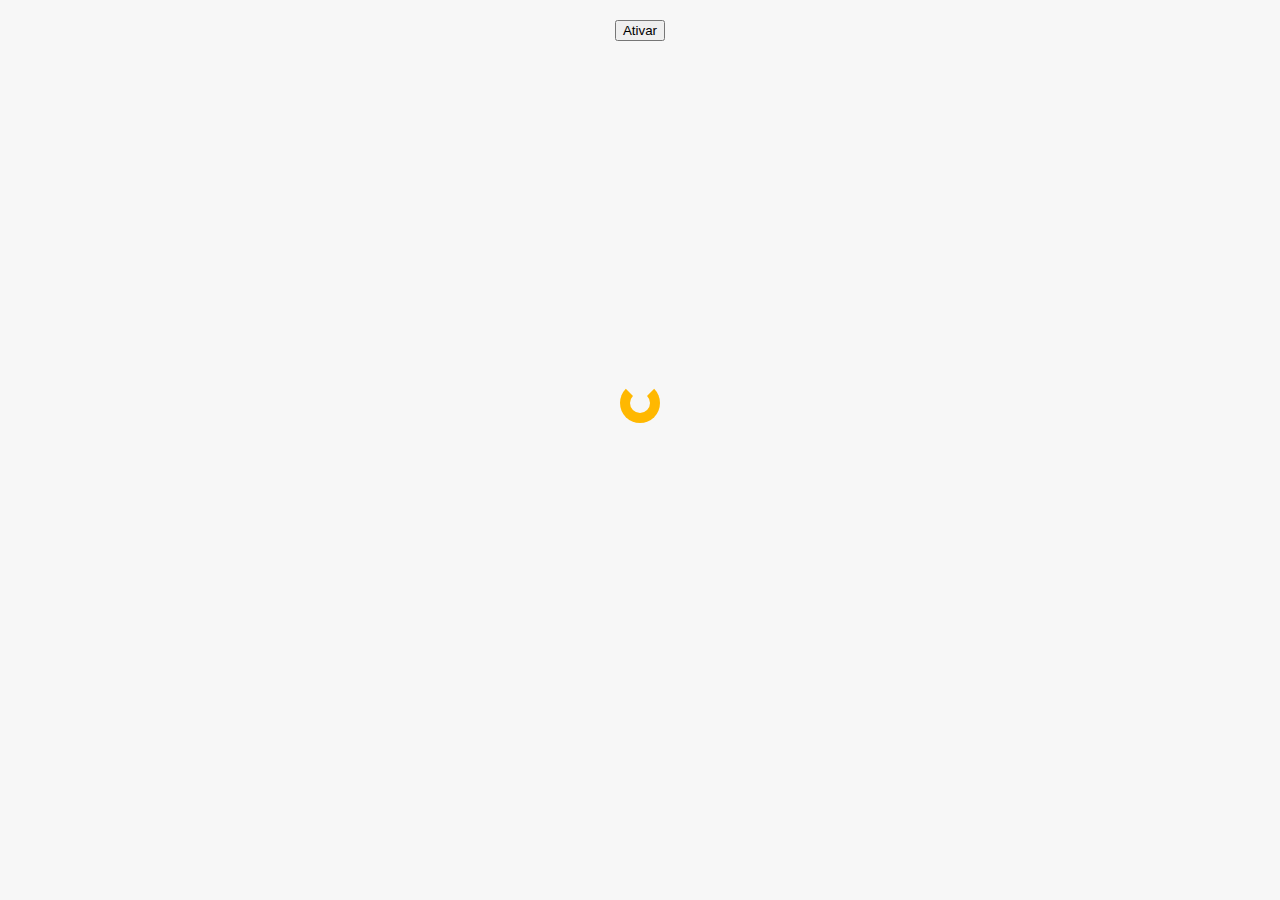
<file: basic-animation/index.html>
<html>

<head>
    <title>Basic animation</title>
    <link rel="stylesheet" href="style.css">
    <script src="script.js"></script>
</head>

<body>
    <button id="ativar" onclick="animar()">Ativar</button>
    <div id="modal" class="animar">
        <h1>Login</h1>
        <label for="name">Nome</label>
        <input type="text" name="name" id="name">
        <label for="email">Email</label>
        <input type="text" name="email" id="email">
        <button>Login</button>
    </div>
    <div id="load"></div>
</body>

</html>
</file>
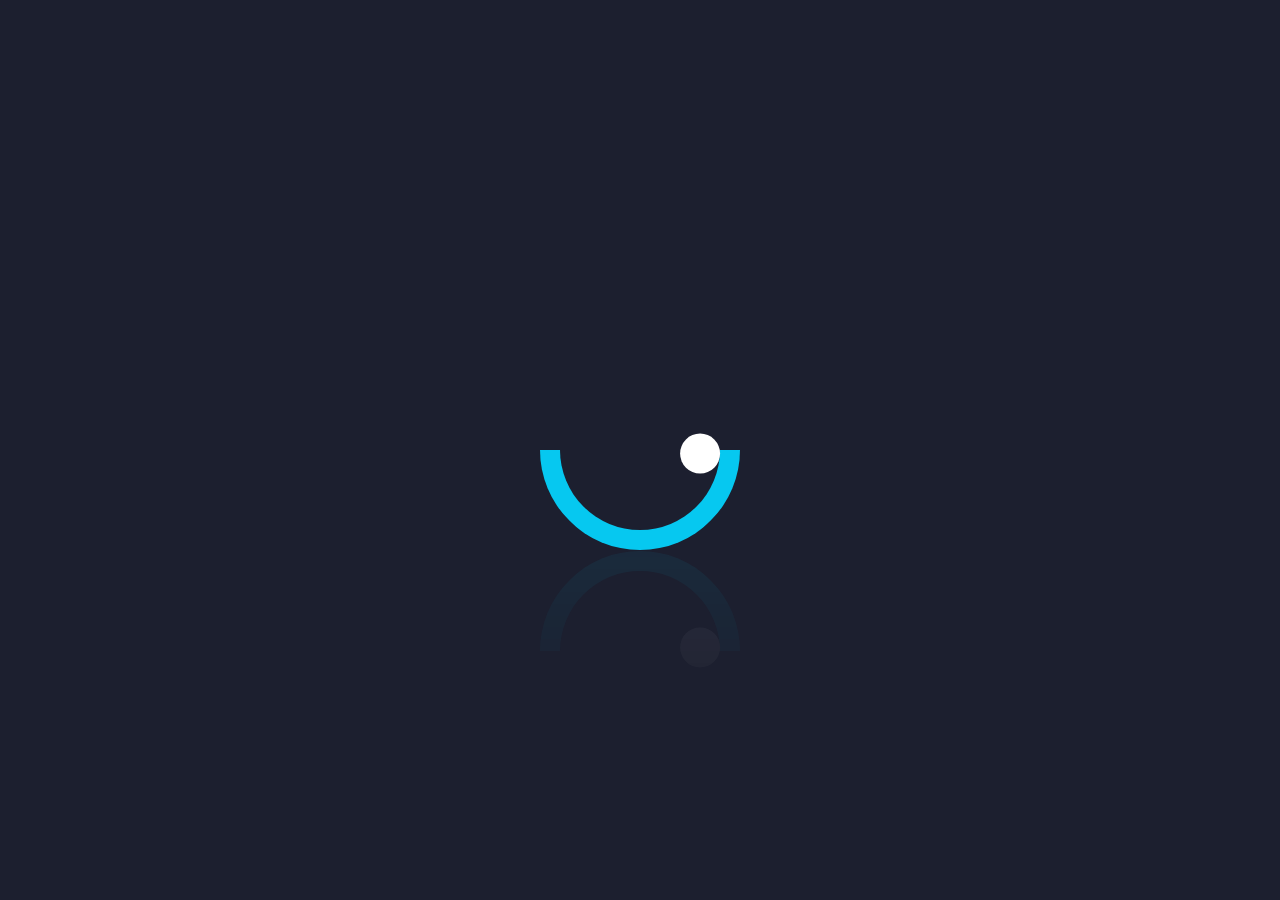
<file: perpetual-ball/index.html>
<html>

<head>
    <title>Perpetual ball</title>
    <link rel="stylesheet" href="style.css">
</head>

<body>
    <div class="container">
        <div class="loader">
            <div class="ball"></div>
        </div>
    </div>
</body>

</html>
</file>
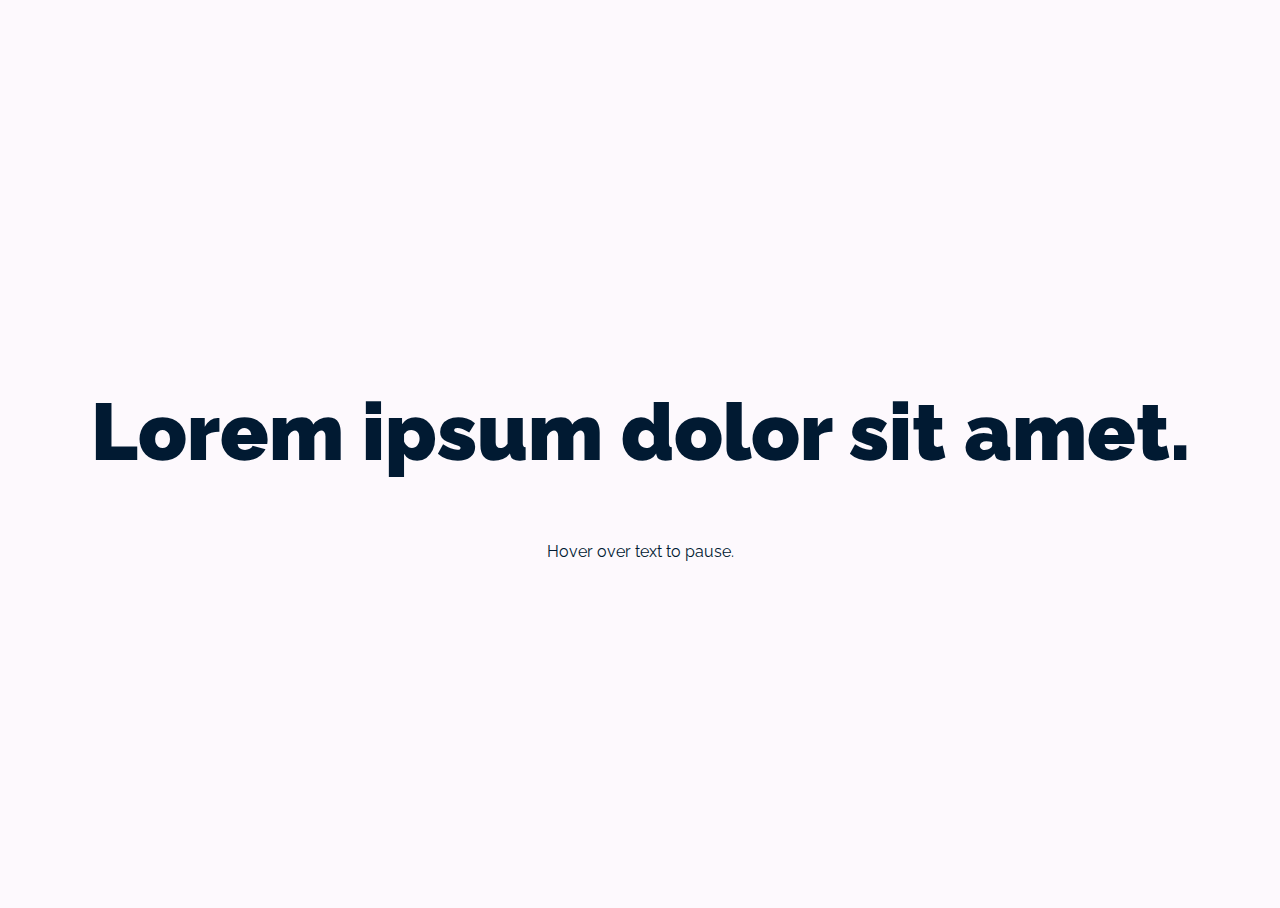
<file: text-shadow/index.html>
<html>

<head>
    <title>Text shadow</title>
    <link rel="stylesheet" href="style.css">
</head>

<body>
    <div id="wrapper">
        <div id="container">
            <h1>Lorem ipsum dolor sit amet.</h1>
            <p>Hover over text to pause.</p>
        </div>
    </div>
</body>

</html>
</file>
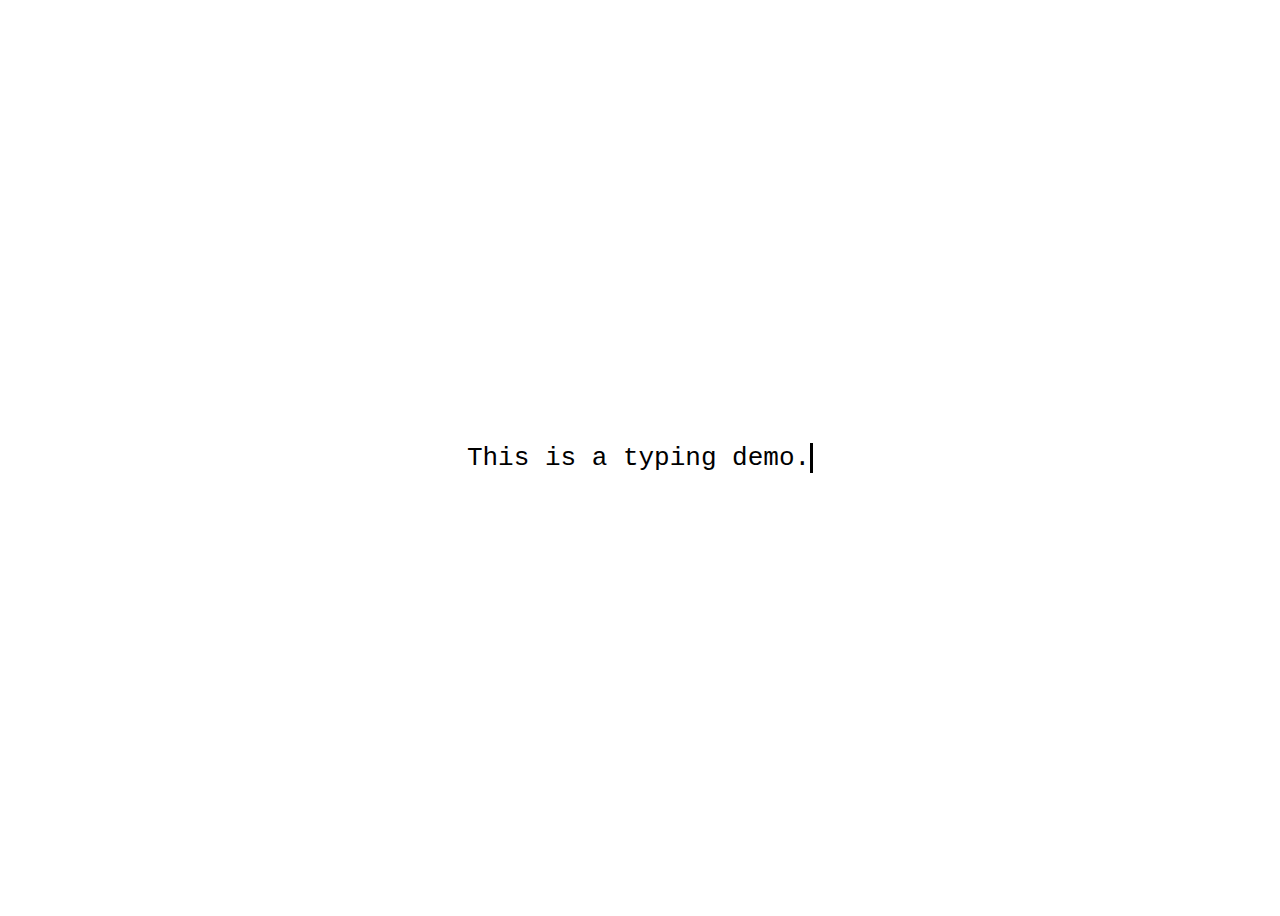
<file: typing-demo/index.html>
<html>

<head>
    <title>Typing demo</title>
    <link rel="stylesheet" href="style.css">
</head>

<body>
    <div class="wrapper">
        <div class="typing-demo">
            This is a typing demo.
        </div>
    </div>
</body>

</html>
</file>
<file: basic-animation/style.css>
body {
    background-color: #f7f7f7;
    margin: 20px;
}

#ativar {
    display: block;
    margin: 20px auto;
}

#modal h1 {
    font-family: sans-serif;
    margin: 0px 0px 20px;
}

#modal label {
    font-family: sans-serif;
    display: block;
    margin-bottom: 5px;
    margin-top: 10px;
}

#modal input {
    font-family: sans-serif;
    width: 100%;
    border: 1px solid #ddd;
    border-radius: 4px;
    padding: .5rem;
    font-size: 1rem;
    background: #f7f7f7;
}

#modal button {
    font-family: sans-serif;
    margin-top: 20px;
    display: block;
    font-size: 1rem;
    padding: .6rem 2rem;
    border: none;
    background: #ffb801;
    border-radius: 4px;
    color: #402d00;
}

#modal {
    padding: 30px;
    background: white;
    border-radius: 4px;
    box-shadow: 0 1px 1px rgb(0, 0, 0, .1);
    max-width: 400px;
    margin: 20px auto;
    opacity: 0;
    transform: translateX(-20px);
}

#modal.animar {
    animation: slide .3s forwards;
    /* animation-name: slide;
    animation-duration: .3s;
    animation-timing-function: ease;
    animation-delay: 0;
    animation-iteration-count: 1;
    animation-direction: normal;
    animation-fill-mode: forwards;
    animation-play-state: running; */
}

@keyframes slide {
    to {
        transform: translateX(0);
        opacity: 1;
    }
}

#load {
    width: 20px;
    height: 20px;
    border: 10px solid;
    border-radius: 50%;
    border-top-color: transparent;
    margin: 0 auto;
    color: #ffb801;
    animation: load .6s linear infinite;
}

@keyframes load {
    to {
        transform: rotate(360deg);
    }
}
</file>
<file: perpetual-ball/style.css>
* {
    margin: 0;
    padding: 0;
    box-sizing: border-box;
}

body {
    display: flex;
    justify-content: center;
    align-items: center;
    min-width: 100vh;
    background-color: #1c1f2f;
}

.container {
    position: relative;
    -webkit-box-reflect: below 1px linear-gradient(transparent, #0001);
}

.container .loader {
    position: relative;
    width: 200px;
    height: 200px;
    border-radius: 50%;
    border: 20px solid transparent;
    border-bottom: 20px solid #06c8f0;
    border-right: 20px solid #06c8f0;
    transform: rotate(45deg);
    animation: animate 4s ease-in-out infinite;
}

@keyframes animate {
    0% {
        transform: rotate(0deg);
    }
    50% {
        transform: rotate(90deg);
    }
    100% {
        transform: rotate(0deg);
    }
}

.container .loader .ball {
    position: absolute;
    top: 0;
    left: 0;
    width: 100%;
    height: 100%;
    border-radius: 50%;
    animation: animateBall 4s ease-in-out infinite;
}

@keyframes animateBall {
    0% {
        transform: rotate(0deg);
    }
    50% {
        transform: rotate(180deg);
    }
    100% {
        transform: rotate(0deg);
    }
}

.container .loader .ball::before {
    content: '';
    position: absolute;
    bottom: 50%;
    transform: translateY(-50%);
    right: 15px;
    width: 40px;
    height: 40px;
    background: #fff;
    border-radius: 50%;
}
</file>
<file: text-shadow/style.css>
@import url(https://fonts.googleapis.com/css?family=Raleway:400,700,900,400italic,700italic,900italic);

*,
:before,
:after {
    box-sizing: border-box;
}

body {
    background-color: #fdf9fd;
    color: #011a32;
    font: 16px/1.25 'Raleway', sans-serif;
    text-align: center;
}

#wrapper {
    margin-left: auto;
    margin-right: auto;
    max-width: 80em;
}

#container {
    display: flex;
    flex-direction: column;
    float: left;
    justify-content: center;
    min-height: 100vh;
    padding: 1em;
    width: 100%;
}

h1 {
    animation: text-shadow 1.5s ease-in-out infinite;
    font-size: 5em;
    font-weight: 900;
    line-height: 1;
}

h1:hover {
    animation-play-state: paused;
}

a {
    color: #024794;
}

a:hover {
    text-decoration: none;
}

@keyframes text-shadow {
    0% {  
        transform: translateY(0);
        text-shadow: 
            0 0 0 #0c2ffb, 
            0 0 0 #2cfcfd, 
            0 0 0 #fb203b, 
            0 0 0 #fefc4b;
    }

    20% {  
        transform: translateY(-1em);
        text-shadow: 
            0 0.125em 0 #0c2ffb, 
            0 0.25em 0 #2cfcfd, 
            0 -0.125em 0 #fb203b, 
            0 -0.25em 0 #fefc4b;
    }

    40% {  
        transform: translateY(0.5em);
        text-shadow: 
            0 -0.0625em 0 #0c2ffb, 
            0 -0.125em 0 #2cfcfd, 
            0 0.0625em 0 #fb203b, 
            0 0.125em 0 #fefc4b;
    }
    
   60% {
        transform: translateY(-0.25em);
        text-shadow: 
            0 0.03125em 0 #0c2ffb, 
            0 0.0625em 0 #2cfcfd, 
            0 -0.03125em 0 #fb203b, 
            0 -0.0625em 0 #fefc4b;
    }

    80% {  
        transform: translateY(0);
        text-shadow: 
            0 0 0 #0c2ffb, 
            0 0 0 #2cfcfd, 
            0 0 0 #fb203b, 
            0 0 0 #fefc4b;
    }
}

@media (prefers-reduced-motion: reduce) {
    * {
      animation: none !important;
      transition: none !important;
    }
}
</file>
<file: typing-demo/style.css>
.wrapper {
    height: 100vh;
    display: flex;
    align-items: center;
    justify-content: center;
}

.typing-demo {
    width: 22ch;
    animation: typing 2s steps(22), blink .5s step-end infinite alternate;
    white-space: nowrap;
    overflow: hidden;
    border-right: 3px solid;
    font-family: monospace;
    font-size: 2em;
}

@keyframes typing {
    from {
        width: 0;
    }
}

@keyframes blink {
    50% {
        border-color: transparent;
    }
}
</file>
